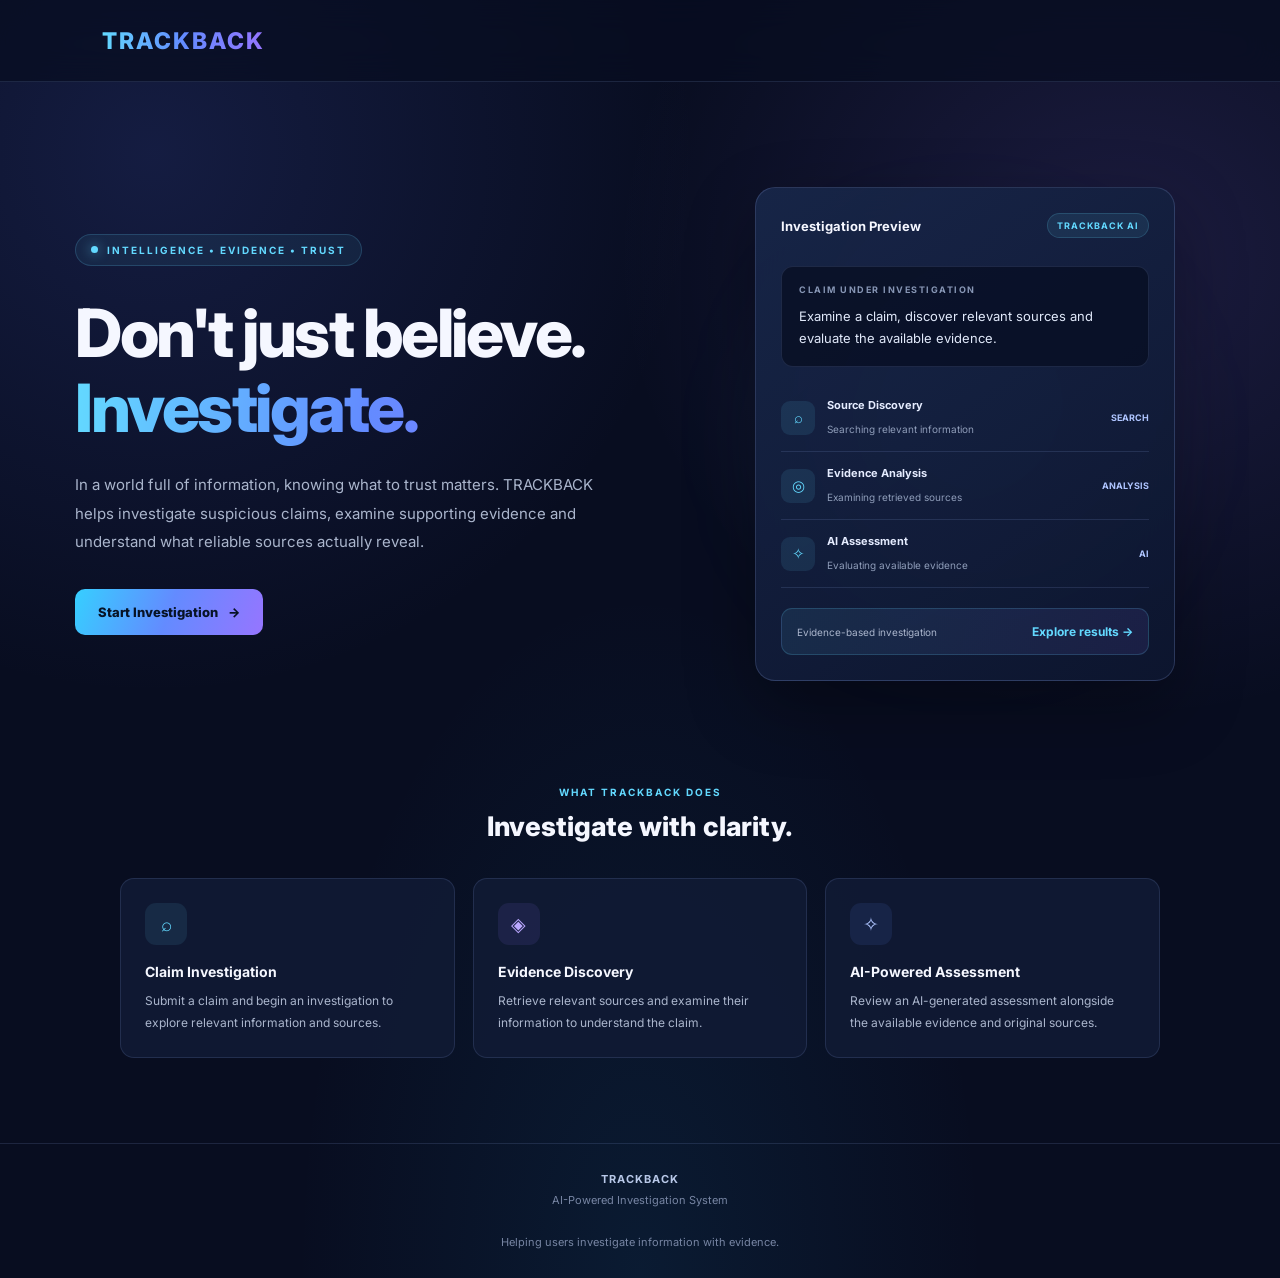
<file: templates/index.html>
<!DOCTYPE html>
<html lang="en">
<head>
    <meta charset="UTF-8">
    <meta name="viewport" content="width=device-width, initial-scale=1.0">

    <title>TRACKBACK | Evidence Intelligence</title>

    <link rel="preconnect" href="https://fonts.googleapis.com">
    <link rel="preconnect" href="https://fonts.gstatic.com" crossorigin>
    <link href="https://fonts.googleapis.com/css2?family=Inter:wght@400;500;600;700;800&display=swap" rel="stylesheet">

    <style>
        * {
            margin: 0;
            padding: 0;
            box-sizing: border-box;
        }

        :root {
            --bg: #080D20;
            --panel: rgba(17, 27, 53, 0.88);
            --cyan: #63D9FF;
            --blue: #638BFF;
            --purple: #9675FF;
            --white: #F5F7FF;
            --muted: #AAB5CC;
            --border: rgba(135, 160, 220, 0.16);
        }

        body {
            font-family: 'Inter', sans-serif;
            background:
                radial-gradient(ellipse at 12% 12%, rgba(75, 95, 210, 0.19), transparent 34%),
                radial-gradient(ellipse at 88% 20%, rgba(150, 117, 255, 0.14), transparent 32%),
                radial-gradient(ellipse at 50% 100%, rgba(30, 150, 210, 0.10), transparent 38%),
                var(--bg);
            color: var(--white);
            min-height: 100vh;
            overflow-x: hidden;
        }

        /* NAVIGATION */

        .navbar {
            width: 100%;
            min-height: 82px;
            padding: 0 8%;
            display: flex;
            align-items: center;
            justify-content: space-between;
            gap: 25px;
            border-bottom: 1px solid var(--border);
            background: rgba(8, 13, 32, 0.72);
            backdrop-filter: blur(16px);
            position: relative;
            z-index: 10;
        }

        .brand {
            font-size: 23px;
            font-weight: 800;
            letter-spacing: 2px;
            text-decoration: none;
            background: linear-gradient(90deg, var(--cyan), var(--blue), var(--purple));
            -webkit-background-clip: text;
            background-clip: text;
            color: transparent;
        }

        .nav-links {
            display: flex;
            align-items: center;
            gap: 32px;
        }

        .nav-links a {
            color: var(--muted);
            text-decoration: none;
            font-size: 13px;
            font-weight: 600;
            transition: 0.25s ease;
        }

        .nav-links a:hover {
            color: var(--cyan);
        }

        .nav-links .nav-cta {
            color: var(--white);
            padding: 11px 18px;
            border: 1px solid rgba(99, 217, 255, 0.3);
            border-radius: 9px;
            background: rgba(99, 217, 255, 0.08);
        }

        .nav-links .nav-cta:hover {
            background: rgba(99, 217, 255, 0.16);
            border-color: var(--cyan);
        }

        /* HERO */

        .hero {
            max-width: 1200px;
            min-height: 650px;
            margin: auto;
            padding: 105px 35px 85px;
            display: grid;
            grid-template-columns: 1.1fr 0.9fr;
            align-items: center;
            gap: 65px;
        }

        .hero-content {
            max-width: 650px;
        }

        .tagline {
            display: inline-flex;
            align-items: center;
            gap: 9px;
            color: var(--cyan);
            background: rgba(99, 217, 255, 0.07);
            border: 1px solid rgba(99, 217, 255, 0.18);
            border-radius: 30px;
            padding: 9px 15px;
            font-size: 10px;
            font-weight: 700;
            letter-spacing: 2px;
            margin-bottom: 30px;
        }

        .tagline-dot {
            width: 7px;
            height: 7px;
            border-radius: 50%;
            background: var(--cyan);
            box-shadow: 0 0 12px rgba(99, 217, 255, 0.7);
        }

        .hero h1 {
            font-size: clamp(43px, 5.2vw, 67px);
            line-height: 1.13;
            letter-spacing: -2.5px;
            font-weight: 800;
            margin-bottom: 25px;
        }

        .hero h1 span {
            display: block;
            background: linear-gradient(95deg, var(--cyan), var(--blue), var(--purple));
            -webkit-background-clip: text;
            background-clip: text;
            color: transparent;
        }

        .description {
            color: var(--muted);
            font-size: 15px;
            line-height: 1.9;
            max-width: 550px;
            margin-bottom: 32px;
        }

        .hero-actions {
            display: flex;
            align-items: center;
            flex-wrap: wrap;
            gap: 15px;
        }

        .primary-btn {
            display: inline-flex;
            align-items: center;
            justify-content: center;
            gap: 10px;
            background: linear-gradient(110deg, #36CFFF, #638BFF, #9675FF);
            color: #071326;
            text-decoration: none;
            padding: 15px 23px;
            border-radius: 10px;
            font-size: 13px;
            font-weight: 800;
            transition: 0.25s ease;
        }

        .primary-btn:hover {
            transform: translateY(-3px);
            box-shadow: 0 10px 30px rgba(99, 139, 255, 0.25);
        }

        .secondary-btn {
            display: inline-flex;
            align-items: center;
            justify-content: center;
            color: #C7D5F1;
            text-decoration: none;
            padding: 14px 20px;
            border: 1px solid var(--border);
            border-radius: 10px;
            font-size: 13px;
            font-weight: 600;
            transition: 0.25s ease;
        }

        .secondary-btn:hover {
            border-color: rgba(150, 117, 255, 0.5);
            background: rgba(150, 117, 255, 0.08);
        }

        /* HERO VISUAL */

        .hero-visual {
            position: relative;
            min-height: 390px;
            display: flex;
            align-items: center;
            justify-content: center;
        }

        .glow {
            position: absolute;
            width: 310px;
            height: 310px;
            border-radius: 50%;
            background: linear-gradient(135deg, rgba(54, 207, 255, 0.18), rgba(150, 117, 255, 0.19));
            filter: blur(65px);
        }

        .visual-card {
            position: relative;
            width: 100%;
            max-width: 420px;
            padding: 25px;
            border-radius: 20px;
            background: linear-gradient(145deg, rgba(24, 38, 73, 0.94), rgba(13, 22, 47, 0.96));
            border: 1px solid rgba(135, 160, 220, 0.22);
            box-shadow: 0 25px 70px rgba(0, 0, 0, 0.32);
            backdrop-filter: blur(18px);
        }

        .visual-top {
            display: flex;
            justify-content: space-between;
            align-items: center;
            margin-bottom: 28px;
        }

        .visual-title {
            color: var(--white);
            font-size: 13px;
            font-weight: 700;
        }

        .live-label {
            color: var(--cyan);
            font-size: 9px;
            font-weight: 700;
            letter-spacing: 1px;
            padding: 6px 9px;
            border-radius: 20px;
            background: rgba(99, 217, 255, 0.09);
            border: 1px solid rgba(99, 217, 255, 0.17);
        }

        .claim-box {
            padding: 17px;
            border-radius: 12px;
            background: rgba(7, 14, 34, 0.75);
            border: 1px solid var(--border);
            margin-bottom: 17px;
        }

        .small-label {
            color: #8796B5;
            font-size: 9px;
            font-weight: 700;
            letter-spacing: 1.5px;
            margin-bottom: 10px;
        }

        .claim-text {
            color: #E1E9FA;
            font-size: 13px;
            line-height: 1.7;
        }

        .evidence-row {
            display: flex;
            align-items: center;
            gap: 12px;
            padding: 14px 0;
            border-bottom: 1px solid var(--border);
        }

        .evidence-icon {
            width: 34px;
            height: 34px;
            display: flex;
            align-items: center;
            justify-content: center;
            border-radius: 9px;
            color: var(--cyan);
            background: rgba(99, 217, 255, 0.10);
            font-size: 15px;
        }

        .evidence-text {
            flex: 1;
        }

        .evidence-text strong {
            display: block;
            color: #E5ECFF;
            font-size: 11px;
            margin-bottom: 5px;
        }

        .evidence-text span {
            color: #8F9DB9;
            font-size: 10px;
        }

        .evidence-status {
            color: #AFC5FF;
            font-size: 9px;
            font-weight: 700;
        }

        .result-box {
            display: flex;
            align-items: center;
            justify-content: space-between;
            gap: 12px;
            margin-top: 20px;
            padding: 15px;
            border-radius: 11px;
            background: linear-gradient(100deg, rgba(99, 217, 255, 0.09), rgba(150, 117, 255, 0.10));
            border: 1px solid rgba(99, 217, 255, 0.18);
        }

        .result-box span {
            color: var(--muted);
            font-size: 10px;
        }

        .result-box strong {
            color: var(--cyan);
            font-size: 12px;
        }

        /* FEATURES */

        .features {
            max-width: 1100px;
            margin: 0 auto;
            padding: 20px 30px 85px;
        }

        .features-heading {
            text-align: center;
            margin-bottom: 35px;
        }

        .features-heading p {
            color: var(--cyan);
            font-size: 10px;
            font-weight: 700;
            letter-spacing: 2px;
            margin-bottom: 12px;
        }

        .features-heading h2 {
            color: var(--white);
            font-size: 27px;
            font-weight: 800;
        }

        .feature-grid {
            display: grid;
            grid-template-columns: repeat(3, 1fr);
            gap: 18px;
        }

        .feature-card {
            padding: 24px;
            border-radius: 14px;
            background: var(--panel);
            border: 1px solid var(--border);
            transition: 0.25s ease;
        }

        .feature-card:hover {
            transform: translateY(-4px);
            border-color: rgba(99, 217, 255, 0.32);
            background: rgba(21, 34, 66, 0.95);
        }

        .feature-icon {
            width: 42px;
            height: 42px;
            display: flex;
            align-items: center;
            justify-content: center;
            border-radius: 11px;
            margin-bottom: 18px;
            color: var(--cyan);
            background: rgba(99, 217, 255, 0.09);
            font-size: 19px;
        }

        .feature-card:nth-child(2) .feature-icon {
            color: #BBA8FF;
            background: rgba(150, 117, 255, 0.10);
        }

        .feature-card:nth-child(3) .feature-icon {
            color: #AFC5FF;
            background: rgba(99, 139, 255, 0.10);
        }

        .feature-card h3 {
            color: var(--white);
            font-size: 14px;
            margin-bottom: 10px;
        }

        .feature-card p {
            color: var(--muted);
            font-size: 12px;
            line-height: 1.8;
        }

        /* FOOTER */

        .footer {
            text-align: center;
            padding: 25px 15px;
            border-top: 1px solid var(--border);
            color: #7785A3;
            font-size: 11px;
            line-height: 1.9;
        }

        .footer strong {
            color: #B8C8E8;
            letter-spacing: 1px;
        }

        /* RESPONSIVE */

        @media(max-width: 850px) {
            .hero {
                grid-template-columns: 1fr;
                gap: 35px;
                padding-top: 75px;
            }

            .hero-content {
                max-width: 700px;
                text-align: center;
                margin: auto;
            }

            .description {
                margin-left: auto;
                margin-right: auto;
            }

            .hero-actions {
                justify-content: center;
            }

            .hero-visual {
                min-height: 350px;
            }
        }

        @media(max-width: 600px) {
            .navbar {
                padding: 18px 5%;
                flex-direction: column;
                gap: 18px;
            }

            .nav-links {
                justify-content: center;
                flex-wrap: wrap;
                gap: 18px;
            }

            .hero {
                padding: 65px 20px 55px;
            }

            .hero h1 {
                font-size: 43px;
                letter-spacing: -1.5px;
            }

            .description {
                font-size: 13px;
            }

            .hero-visual {
                min-height: 320px;
            }

            .visual-card {
                padding: 18px;
            }

            .features {
                padding: 20px 18px 60px;
            }

            .feature-grid {
                grid-template-columns: 1fr;
            }

            .features-heading h2 {
                font-size: 23px;
            }

            .navbar {
                justify-content: flex-start;
            }

        }

    </style>
</head>

<body>

    <!-- NAVIGATION -->
<nav class="navbar">
    <a href="/" class="brand">TRACKBACK</a>
</nav>

    <!-- HERO SECTION -->
    <main class="hero">

        <div class="hero-content">

            <p class="tagline">
                <span class="tagline-dot"></span>
                INTELLIGENCE • EVIDENCE • TRUST
            </p>

            <h1>
                Don't just believe.
                <span>Investigate.</span>
            </h1>

            <p class="description">
                In a world full of information, knowing what to trust matters.
                TRACKBACK helps investigate suspicious claims, examine
                supporting evidence and understand what reliable sources
                actually reveal.
            </p>

           <div class="hero-actions">
    <a class="primary-btn" href="/dashboard?section=new-investigation">
        Start Investigation <span>→</span>
    </a>
</div>

            </div>

        </div>

        <!-- VISUAL PREVIEW -->
        <div class="hero-visual">

            <div class="glow"></div>

            <div class="visual-card">

                <div class="visual-top">
                    <div class="visual-title">Investigation Preview</div>
                    <div class="live-label">TRACKBACK AI</div>
                </div>

                <div class="claim-box">
                    <p class="small-label">CLAIM UNDER INVESTIGATION</p>

                    <p class="claim-text">
                        Examine a claim, discover relevant sources
                        and evaluate the available evidence.
                    </p>
                </div>

                <div class="evidence-row">

                    <div class="evidence-icon">⌕</div>

                    <div class="evidence-text">
                        <strong>Source Discovery</strong>
                        <span>Searching relevant information</span>
                    </div>
<div 
                    <div class="evidence-status">SEARCH</div>

                </div>

                <div class="evidence-row">

                    <div class="evidence-icon">◎</div>

                    <div class="evidence-text">
                        <strong>Evidence Analysis</strong>
                        <span>Examining retrieved sources</span>
                    </div>

                    <div class="evidence-status">ANALYSIS</div>

                </div>

                <div class="evidence-row">

                    <div class="evidence-icon">✧</div>

                    <div class="evidence-text">
                        <strong>AI Assessment</strong>
                        <span>Evaluating available evidence</span>
                    </div>

                    <div class="evidence-status">AI</div>

                </div>

                <div class="result-box">
                    <span>Evidence-based investigation</span>
                    <strong>Explore results →</strong>
                </div>

            </div>

        </div>

    </main>

    <!-- FEATURES -->
    <section class="features">

        <div class="features-heading">
            <p>WHAT TRACKBACK DOES</p>
            <h2>Investigate with clarity.</h2>
        </div>

        <div class="feature-grid">

            <div class="feature-card">

                <div class="feature-icon">⌕</div>

                <h3>Claim Investigation</h3>

                <p>
                    Submit a claim and begin an investigation
                    to explore relevant information and sources.
                </p>

            </div>

            <div class="feature-card">

                <div class="feature-icon">◈</div>

                <h3>Evidence Discovery</h3>

                <p>
                    Retrieve relevant sources and examine
                    their information to understand the claim.
                </p>

            </div>

            <div class="feature-card">

                <div class="feature-icon">✧</div>

                <h3>AI-Powered Assessment</h3>

                <p>
                    Review an AI-generated assessment alongside
                    the available evidence and original sources.
                </p>

            </div>

        </div>

    </section>

    <!-- FOOTER -->
    <footer class="footer">

        <strong>TRACKBACK</strong>
        <br>
        AI-Powered Investigation System
        <br><br>
        Helping users investigate information with evidence.

    </footer>

    <script src="/static/js/script.js"></script>

</body>
</html>
</file>
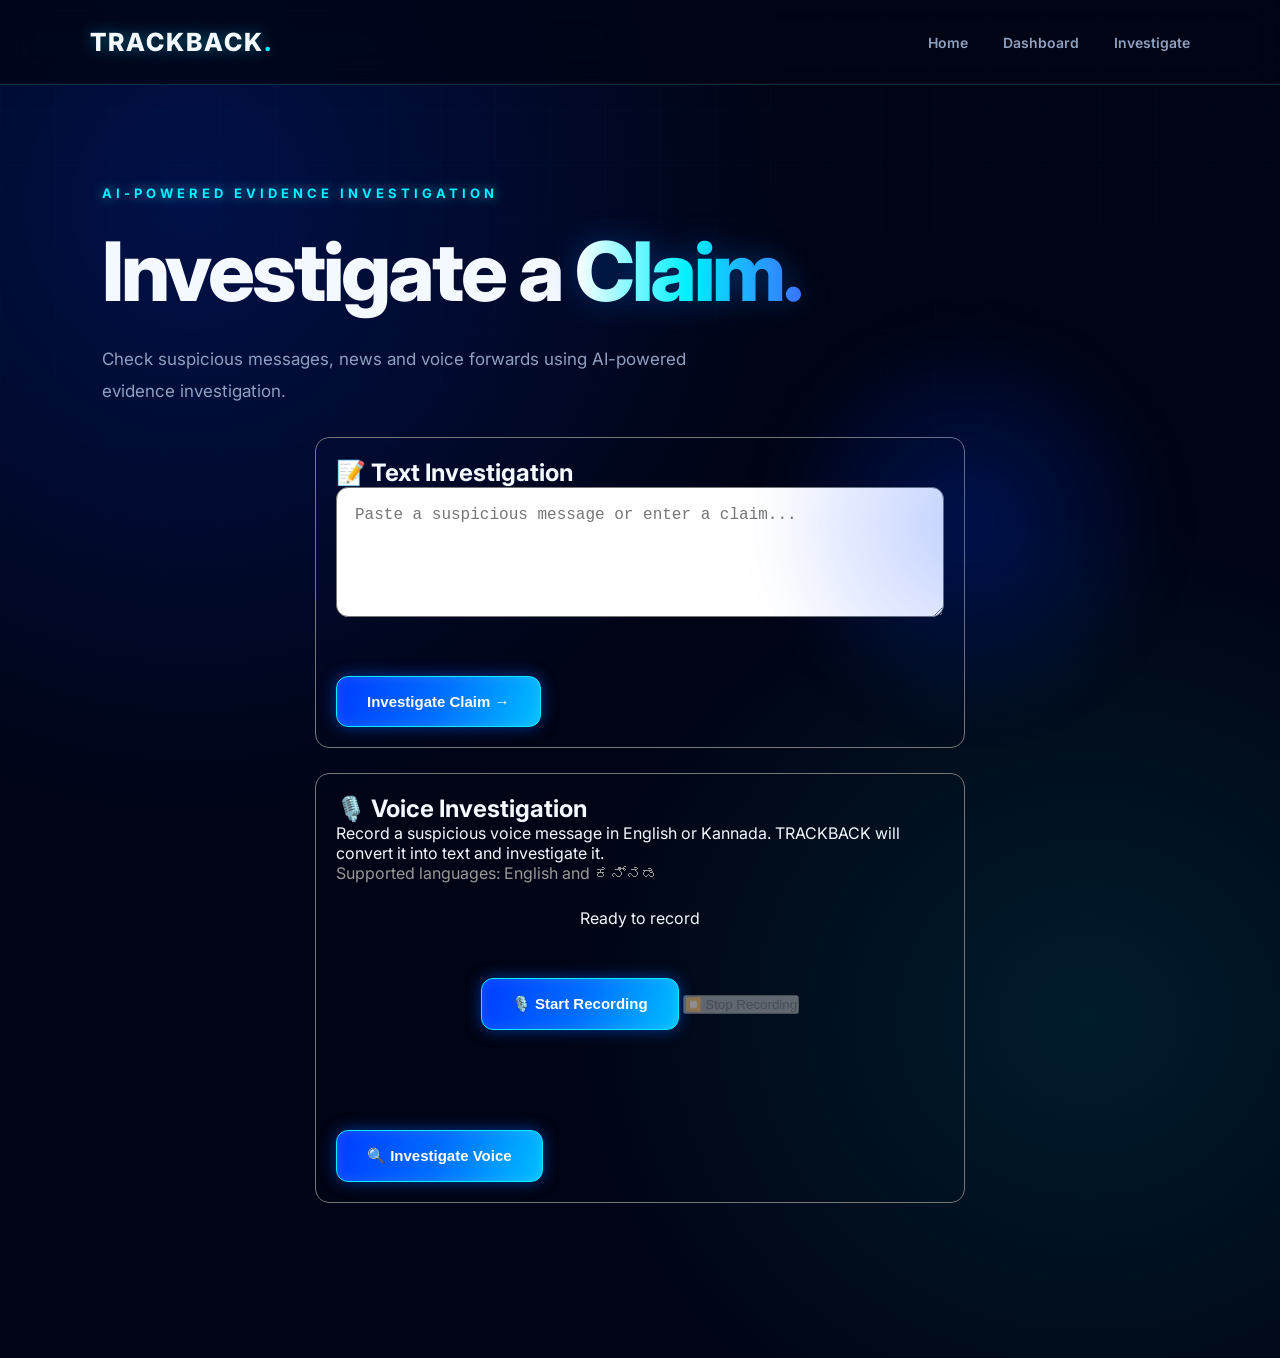
<file: templates/investigate.html>
<!DOCTYPE html>
<html lang="en">
<head>
    <meta charset="UTF-8">
    <meta name="viewport" content="width=device-width, initial-scale=1.0">
    <title>Investigate | TRACKBACK</title>
    <link rel="stylesheet" href="/static/css/style.css">
</head>
<body>

    <nav class="navbar">
        <h2>TRACKBACK<span>.</span></h2>
        <div>
            <a href="/">Home</a>
            <a href="/dashboard">Dashboard</a>
            <a href="/investigate">Investigate</a>
        </div>
    </nav>

    <main class="hero">
        <p class="tagline">AI-POWERED EVIDENCE INVESTIGATION</p>

        <h1>Investigate a <span>Claim.</span></h1>

        <p class="description">
            Check suspicious messages, news and voice forwards
            using AI-powered evidence investigation.
        </p>

        <div style="max-width:650px; margin:30px auto;">

            <!-- TEXT INVESTIGATION -->
            <section style="padding:20px; border:1px solid #777;
                border-radius:14px; margin-bottom:25px;">

                <h2>📝 Text Investigation</h2>

                <textarea
                    id="claimInput"
                    placeholder="Paste a suspicious message or enter a claim..."
                    maxlength="1000"
                    style="width:100%; min-height:130px;
                    padding:18px; border-radius:12px;
                    font-size:16px; resize:vertical;
                    box-sizing:border-box;"
                ></textarea>

                <br><br>

                <button
                    class="primary-btn"
                    id="investigateBtn"
                    onclick="investigateClaim()"
                    type="button"
                >
                    Investigate Claim →
                </button>
            </section>

            <!-- VOICE INVESTIGATION -->
            <section style="padding:20px; border:1px solid #777;
                border-radius:14px; margin-bottom:25px;">

                <h2>🎙️ Voice Investigation</h2>

                <p>
                    Record a suspicious voice message in English
                    or Kannada. TRACKBACK will convert it into text
                    and investigate it.
                </p>

                <p style="color:#999;">
                    Supported languages: English and ಕನ್ನಡ
                </p>

                <div style="text-align:center; margin:25px 0;">

                    <div id="recordingStatus" style="margin-bottom:15px;">
                        Ready to record
                    </div>

                    <button
                        type="button"
                        id="startRecordBtn"
                        class="primary-btn"
                        onclick="startRecording()"
                    >
                        🎙️ Start Recording
                    </button>

                    <button
                        type="button"
                        id="stopRecordBtn"
                        onclick="stopRecording()"
                        disabled
                    >
                        ⏹️ Stop Recording
                    </button>

                </div>

                <audio
                    id="audioPlayback"
                    controls
                    style="display:none; width:100%; margin:15px 0;"
                ></audio>

                <button
                    type="button"
                    id="deleteRecordBtn"
                    onclick="deleteRecording()"
                    style="display:none;"
                >
                    🗑️ Delete Recording
                </button>

                <br><br>

                <button
                    type="button"
                    id="investigateVoiceBtn"
                    class="primary-btn"
                    onclick="investigateVoice()"
                    disabled
                >
                    🔍 Investigate Voice
                </button>

                <p id="voiceLoading" style="display:none;">
                    Transcribing and investigating your voice...
                    Please wait.
                </p>

            </section>

            <!-- ERROR MESSAGES -->
            <div id="error" style="color:red; margin-top:15px;"></div>

            <div id="voiceError" style="color:red; margin-top:15px;"></div>

            <!-- TRANSCRIPT -->
            <section id="transcriptBox"
                style="display:none; margin-top:25px;
                padding:18px; border:1px solid #777;
                border-radius:12px;">

                <h3>📝 Voice Transcript</h3>

                <p id="transcriptText"></p>

            </section>

            <!-- INVESTIGATION RESULTS -->
            <div id="results"
                style="display:none; text-align:left; margin-top:35px;">

                <h2>Investigation Results</h2>

                <p>
                    <strong>Status:</strong>
                    <span id="status"></span>
                </p>

                <p>
                    <strong>Keywords:</strong>
                    <span id="keywords"></span>
                </p>

                <p id="analysis"></p>

                <h3>Evidence Sources</h3>
                <div id="evidence"></div>

                <h3>AI Evidence Assessment</h3>
                <div id="aiAnalysis"></div>

            </div>

        </div>
    </main>

    <script src="/static/js/script.js"></script>

</body>
</html>
</file>
<file: static/css/style.css>
@import url('https://fonts.googleapis.com/css2?family=Inter:wght@400;500;600;700;800&display=swap');

:root {
    --bg: #010414;
    --panel: rgba(10, 20, 50, 0.55);
    --panel-light: rgba(15, 35, 85, 0.55);
    --blue: #003BFF;
    --cyan: #00F0FF;
    --white: #F4F8FF;
    --muted: #8FA0C0;
    --green: #00E676;
    --orange: #FF5F00;
    --border: rgba(0, 240, 255, 0.35);
    --glow: 0 0 25px rgba(0, 80, 255, 0.35);
}

* {
    margin: 0;
    padding: 0;
    box-sizing: border-box;
}

html {
    scroll-behavior: smooth;
}

body {
    min-height: 100vh;
    font-family: 'Inter', sans-serif;
    color: var(--white);
    background:
        radial-gradient(ellipse at 15% 15%, rgba(0, 59, 255, 0.22), transparent 40%),
        radial-gradient(ellipse at 85% 75%, rgba(0, 240, 255, 0.10), transparent 35%),
        var(--bg);
    overflow-x: hidden;
}

/* Background glow */

body::before {
    content: "";
    position: fixed;
    inset: 0;
    pointer-events: none;
    background:
        linear-gradient(rgba(0, 240, 255, 0.025) 1px, transparent 1px),
        linear-gradient(90deg, rgba(0, 240, 255, 0.025) 1px, transparent 1px);
    background-size: 55px 55px;
    mask-image: linear-gradient(to bottom, black, transparent 85%);
    z-index: -1;
}

/* Navigation */

.navbar {
    width: 100%;
    min-height: 85px;
    padding: 20px 7%;
    display: flex;
    align-items: center;
    justify-content: space-between;
    background: rgba(1, 4, 20, 0.75);
    border-bottom: 1px solid rgba(0, 240, 255, 0.18);
    backdrop-filter: blur(18px);
    position: relative;
    z-index: 10;
}

.navbar h2 {
    font-size: 25px;
    font-weight: 800;
    letter-spacing: 2px;
    color: var(--white);
    text-shadow: 0 0 15px rgba(0, 240, 255, 0.4);
}

.navbar h2 span {
    color: var(--cyan);
}

.navbar div {
    display: flex;
    align-items: center;
    gap: 35px;
}

.navbar a {
    color: var(--muted);
    text-decoration: none;
    font-size: 14px;
    font-weight: 600;
    transition: 0.3s ease;
}

.navbar a:hover {
    color: var(--cyan);
    text-shadow: 0 0 12px var(--cyan);
}

/* Home hero */

.hero {
    min-height: calc(100vh - 85px);
    padding: 100px 8%;
    display: flex;
    flex-direction: column;
    justify-content: center;
    align-items: flex-start;
    position: relative;
    overflow: hidden;
}

.hero::after {
    content: "";
    position: absolute;
    width: 420px;
    height: 420px;
    right: 8%;
    top: 18%;
    border-radius: 50%;
    background: radial-gradient(circle, rgba(0, 59, 255, 0.25), transparent 70%);
    filter: blur(20px);
    pointer-events: none;
}

.tagline {
    color: var(--cyan);
    font-size: 13px;
    font-weight: 700;
    letter-spacing: 4px;
    margin-bottom: 25px;
    text-shadow: 0 0 12px rgba(0, 240, 255, 0.7);
}

.hero h1 {
    font-size: clamp(48px, 7vw, 82px);
    font-weight: 800;
    line-height: 1.12;
    letter-spacing: -3px;
    max-width: 800px;
    position: relative;
    z-index: 1;
}

.hero h1 span {
    background: linear-gradient(90deg, #ffffff, #00F0FF, #3974FF);
    -webkit-background-clip: text;
    background-clip: text;
    color: transparent;
    filter: drop-shadow(0 0 15px rgba(0, 120, 255, 0.35));
}

.description {
    max-width: 620px;
    color: var(--muted);
    font-size: 17px;
    line-height: 1.9;
    margin-top: 25px;
    position: relative;
    z-index: 1;
}

/* Primary button */

.primary-btn {
    display: inline-flex;
    align-items: center;
    justify-content: center;
    gap: 12px;
    margin-top: 35px;
    padding: 16px 30px;
    color: white;
    text-decoration: none;
    font-size: 15px;
    font-weight: 700;
    border-radius: 12px;
    border: 1px solid var(--cyan);
    background: linear-gradient(110deg, #003BFF, #006EFF, #00BFFF);
    box-shadow:
        0 0 15px rgba(0, 90, 255, 0.55),
        inset 0 0 12px rgba(255, 255, 255, 0.12);
    transition: 0.3s ease;
    position: relative;
    z-index: 1;
}

.primary-btn:hover {
    transform: translateY(-4px);
    box-shadow:
        0 0 20px rgba(0, 240, 255, 0.7),
        0 0 45px rgba(0, 59, 255, 0.5);
}

/* Glass card style for reusable sections */

.glass-card {
    background: var(--panel);
    border: 1px solid var(--border);
    border-radius: 18px;
    backdrop-filter: blur(18px);
    -webkit-backdrop-filter: blur(18px);
    box-shadow: var(--glow);
}

/* Responsive */

@media (max-width: 768px) {
    .navbar {
        padding: 18px 5%;
        flex-wrap: wrap;
        gap: 18px;
    }

    .navbar div {
        gap: 18px;
        flex-wrap: wrap;
    }

    .navbar a {
        font-size: 12px;
    }

    .hero {
        padding: 80px 7%;
        min-height: calc(100vh - 85px);
    }

    .hero h1 {
        letter-spacing: -1.5px;
    }

    .description {
        font-size: 15px;
    }
}

@media (max-width: 420px) {
    .navbar {
        flex-direction: column;
        align-items: flex-start;
    }

    .navbar div {
        gap: 15px;
    }

    .tagline {
        font-size: 10px;
        letter-spacing: 2px;
    }

    .primary-btn {
        padding: 14px 20px;
        font-size: 13px;
    }
}
</file>
